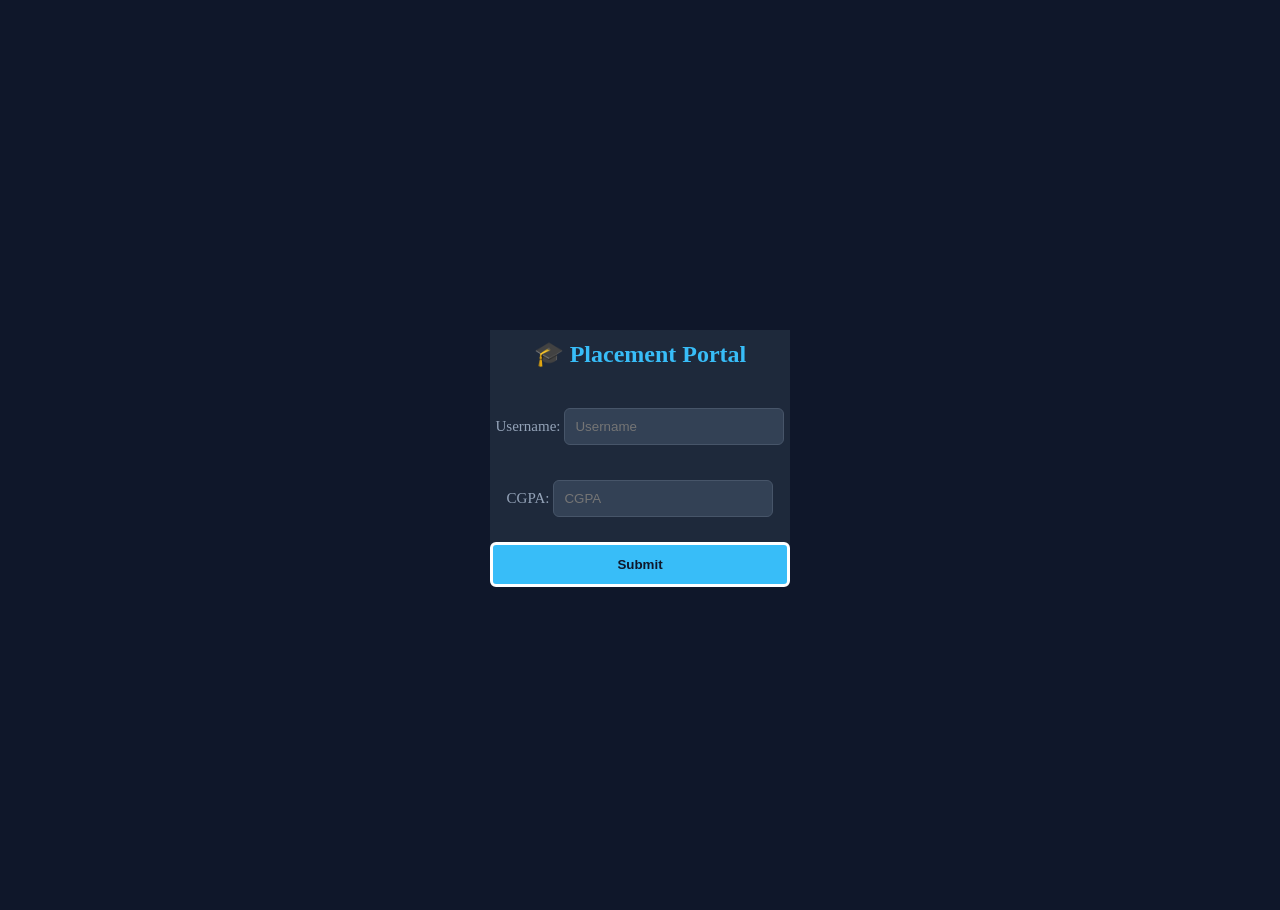
<file: index.html>
<!DOCTYPE html>
<html lang="en">
<head>
    <meta charset="UTF-8">
    <title>Login</title>
    <link rel="stylesheet" href="style.css">
</head>
<body>
    <form>
        <div class="form-group">
            <h2>🎓 Placement Portal</h2>
            <label for="username">Username:</label>
            <input type="text" id="username" name="username" placeholder="Username" required>
        </div>
        <div class="form-group">
            <label for="cgpa">CGPA:</label>
            <input type="number" id="cgpa" name="cgpa" step="0.01" min="0" max="10" placeholder="CGPA" required>
        </div>
        <button type="submit">Submit</button>
    </form>
<script src="script.js"></script>
</body>
</html>
</file>
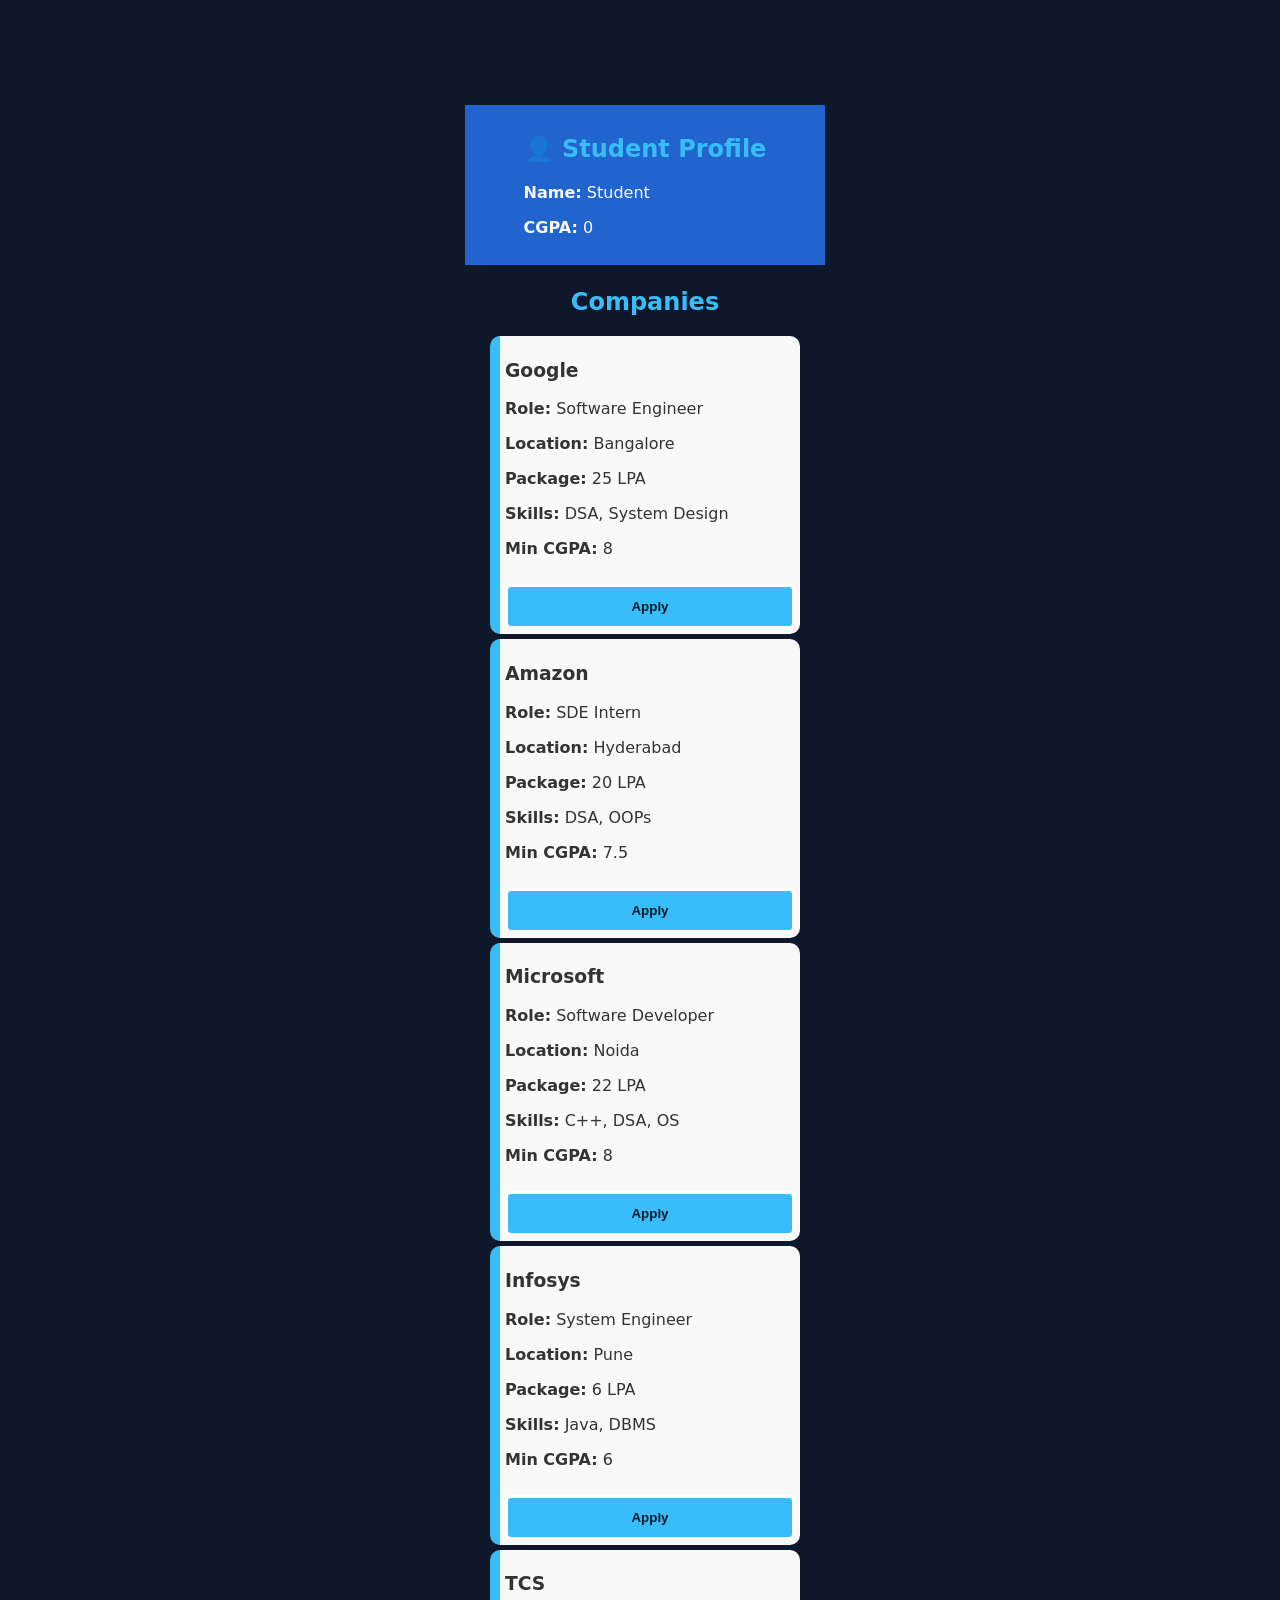
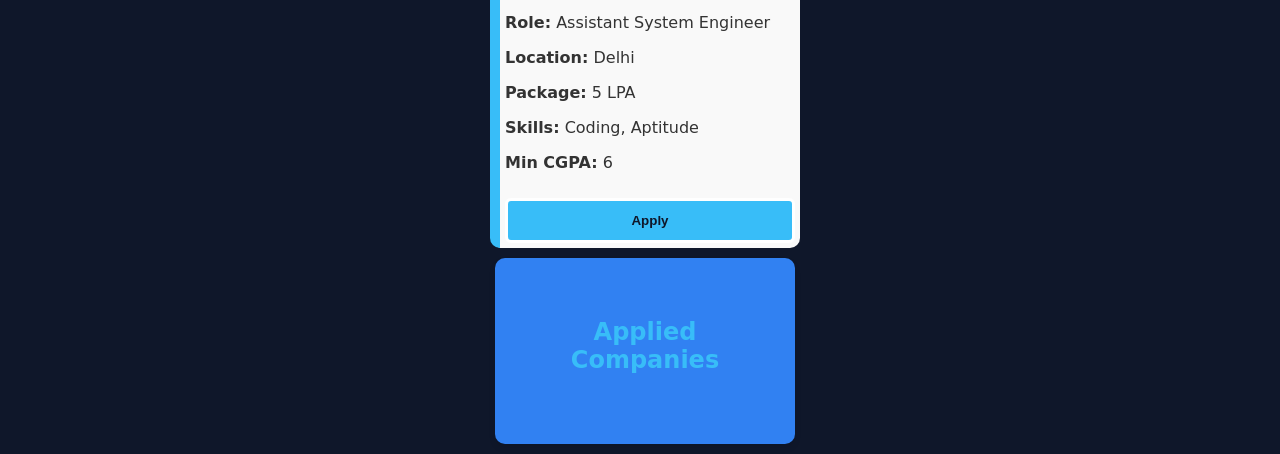
<file: dashboard.html>
<!DOCTYPE html>
<html>
<head>
    <title>Dashboard</title>
    <link rel="stylesheet" href="style.css">
</head>
<style>
    body {
    height: 100%;
    width: 100vw;
    background-color: #0F172A; /* Deep midnight blue */
    color: #F8FAFC; /* Off-white text */
    font-family: system-ui, -apple-system, BlinkMacSystemFont, 'Segoe UI', Roboto, sans-serif;
}

.main-container {
    height: 120px;
    width: 25%;
    padding: 20px;
    margin: 100px;
    display: flex;
    flex-direction: column;
    align-items: center;
    max-height: 500px;
    gap: 25px;
    background-color: #2164ce; /* Slightly lighter midnight blue */
}
.company-section, .applied-section {
    background-color: hsl(215, 88%, 57%); /* Slightly lighter midnight blue */
    padding: 50px;
    margin-block-end: auto;
    margin: 10px;
    border-radius: 10px;
    box-shadow: 0 4px 6px rgba(0, 0, 0, 0.1);
}
</style>

<body>

<div class="main-container">

    <!-- CENTER PROFILE -->
    <div class="student-card">
        <h2>👤 Student Profile</h2>
        <p><b>Name:</b> <span id="user">Varun Sharma</span></p>
        <p><b>CGPA:</b> <span id="userCgpa">8</span></p>
    </div>

    <!-- CONTENT AREA -->
    <div class="content">

        <!-- COMPANIES (CENTER) -->
        <div class="companies-section">
            <h2>Companies</h2>
            <div id="companies"></div>
        </div>

        <!-- APPLIED (RIGHT SIDE) -->
        <div class="applied-section">
            <h2>Applied Companies</h2>
            <ul id="applied"></ul>
        </div>

    </div>

</div>

<script src="script.js"></script>
</body>
</body>
</html>
</file>
<file: style.css>
body {
        background-color:#0F172A;
        display: flex;
        justify-content: center;
        align-items: center;
        height: 100vh;
        margin: 5px;
    }
    form {
        text-size-adjust: 100%;
        height: 250px;
        width: 300px;
        background-color:#1E293B;
        display: flex;
        flex-direction: column;
        gap: 15px;
        align-items: center;
    }
    h2 {
        text-align: center;
        color: #38BDF8; /* Accent color for heading */
        margin-top: 10px;

    }
    label {
        color: #94A3B8; /* Muted label color */
        font-size: 15px;
    }
    input {
        margin-top: 20px;
        width: 220px;
        padding: 10px;
        box-sizing: border-box;
        background-color: #334155;
        border: 1px solid #475569;
        border-radius: 6px;
        color: #F8FAFC;
    }
    button {
        width: 100%;
        padding: 12px;
        background-color: #38BDF8; /* Accent button color */
        color: #0F172A;
        border: 3px solid white;
        border-radius: 6px;
        font-weight: 600;
        cursor: pointer;
        margin-top: 10px;
    }
    button:hover {
        background-color: #7DD3FC;
    }
    .company {
        border-left: 10px solid #38BDF8;   /* Green border */
        border-radius: 10px;
        padding: 5px;
        margin: 5px;
        background-color: #f9f9f9; /* Light background */
        color: #333;
        transition: 0.3s;
    }

    .company:hover {
        transform: scale(1.03);
        border-color: #2196F3; /* Blue on hover */
    }
</file>
